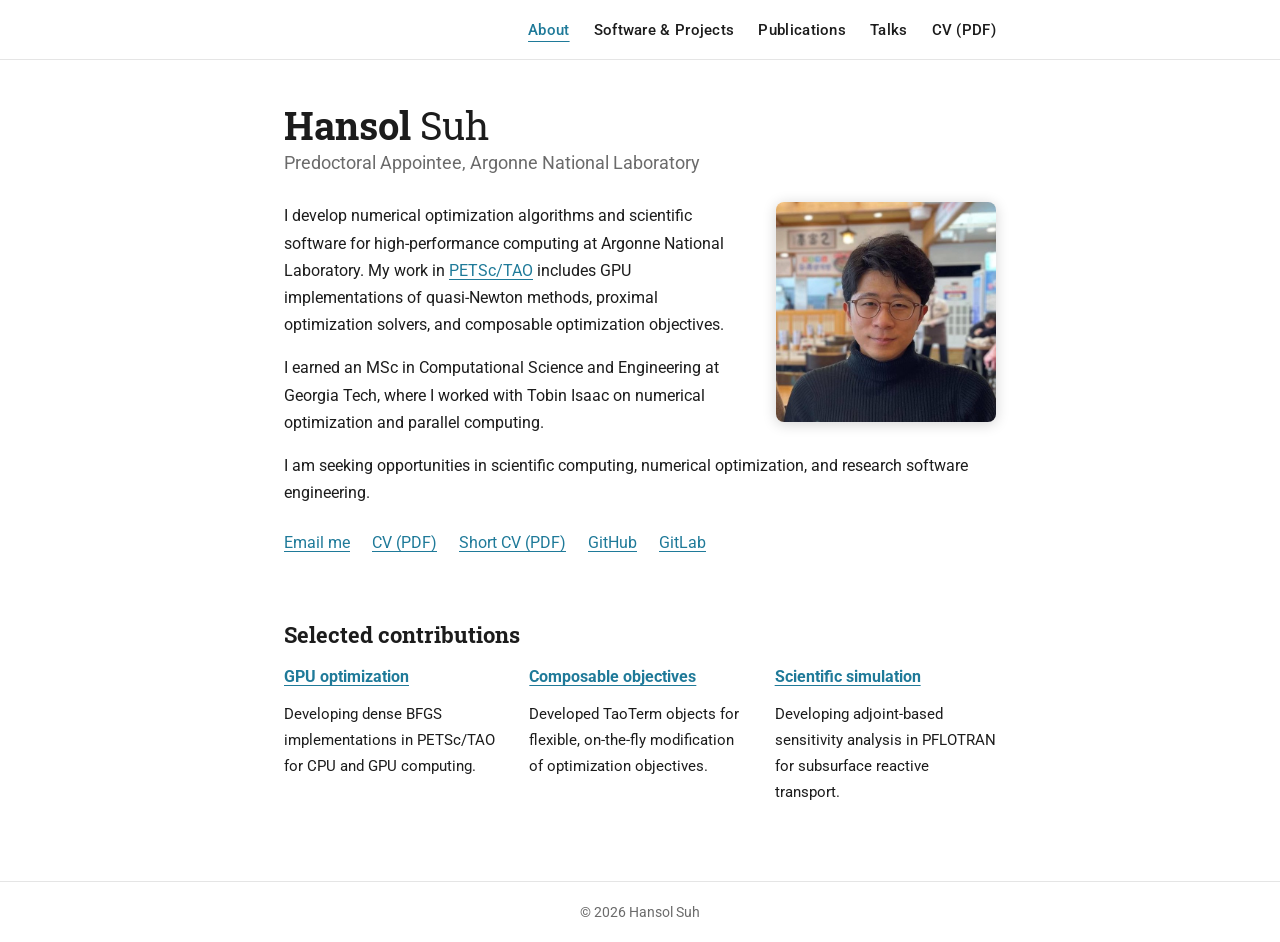
<file: index.html>
<!DOCTYPE html>

<html lang="en">

  <head>
    <meta charset="utf-8" />
    <meta http-equiv="x-ua-compatible" content="ie=edge" />
    <meta name="viewport" content="width=device-width, initial-scale=1" />

    <title>Hansol Suh</title>
    <meta name="description" content="Hansol Suh develops numerical optimization algorithms and scientific software for high-performance computing at Argonne National Laboratory." />
    <meta property="og:title" content="Hansol Suh" />
    <meta property="og:description" content="Hansol Suh develops numerical optimization algorithms and scientific software for high-performance computing at Argonne National Laboratory." />
    <meta property="og:type" content="website" />
    <meta property="og:url" content="https://hansolsuh.com/" />
    <meta property="og:image" content="https://hansolsuh.com/assets/img/hansol-suh.jpg" />

    <link rel="icon" type="image/png" href="favicon.png" sizes="32x32" />
    <link rel="stylesheet" href="main.css" />

    <link rel="preconnect" href="https://fonts.googleapis.com" />
    <link rel="preconnect" href="https://fonts.gstatic.com" crossorigin />
    <link href="https://fonts.googleapis.com/css2?family=Roboto:wght@300;400;500;700&family=Roboto+Slab:wght@400;700&display=swap" rel="stylesheet" />

  </head>

  <body>
    <a class="skip-link" href="#main-content">Skip to content</a>
    <nav class="navbar" aria-label="Main navigation">
      <div class="container">
        <a href="index.html" class="active" aria-current="page">About</a>
        <a href="projects.html">Software &amp; Projects</a>
        <a href="publications.html">Publications</a>
        <a href="talks.html">Talks</a>
        <a href="assets/hansol-suh-cv.pdf">CV (PDF)</a>
      </div>
    </nav>

    <main id="main-content">
      <div class="container">
        <header>
          <h1 class="post-title"><span class="fw-bold">Hansol</span> Suh</h1>
          <p class="desc">Predoctoral Appointee, Argonne National Laboratory</p>
        </header>

        <article>
          <div class="profile">
            <img src="assets/img/hansol-suh.jpg" alt="Hansol Suh" width="220" height="220" />
          </div>

          <p>
            I develop numerical optimization algorithms and scientific software
            for high-performance computing at Argonne National Laboratory. My
            work in <a href="https://petsc.org/release/manual/tao/">PETSc/TAO</a>
            includes GPU implementations of quasi-Newton methods, proximal
            optimization solvers, and composable optimization objectives.
          </p>
          <p>
            I earned an MSc in Computational Science and Engineering at
            Georgia Tech, where I worked with Tobin Isaac on numerical
            optimization and parallel computing.
          </p>
          <p>
            I am seeking opportunities in scientific computing, numerical
            optimization, and research software engineering.
          </p>

          <ul class="contact-links" aria-label="Contact and profiles">
            <li><a href="mailto:hansol.suh.123@gmail.com">Email me</a></li>
            <li><a href="assets/hansol-suh-cv.pdf">CV (PDF)</a></li>
            <li><a href="assets/hansol-suh-cv-short.pdf">Short CV (PDF)</a></li>
            <li><a href="https://github.com/hansolsuh">GitHub</a></li>
            <li><a href="https://gitlab.com/hsuh">GitLab</a></li>
          </ul>

          <div class="clearfix"></div>

          <section class="selected-work" aria-labelledby="selected-work-title">
            <h2 id="selected-work-title">Selected contributions</h2>
            <div class="project-grid">
              <div>
                <h3><a href="projects.html#gpu-optimization">GPU optimization</a></h3>
                <p>Developing dense BFGS implementations in PETSc/TAO for CPU and GPU computing.</p>
              </div>
              <div>
                <h3><a href="projects.html#taoterm">Composable objectives</a></h3>
                <p>Developed TaoTerm objects for flexible, on-the-fly modification of optimization objectives.</p>
              </div>
              <div>
                <h3><a href="projects.html#pflotran">Scientific simulation</a></h3>
                <p>Developing adjoint-based sensitivity analysis in PFLOTRAN for subsurface reactive transport.</p>
              </div>
            </div>
          </section>
        </article>
      </div>
    </main>

    <footer class="site-footer">&copy; 2026 Hansol Suh</footer>
  </body>

</html>
</file>
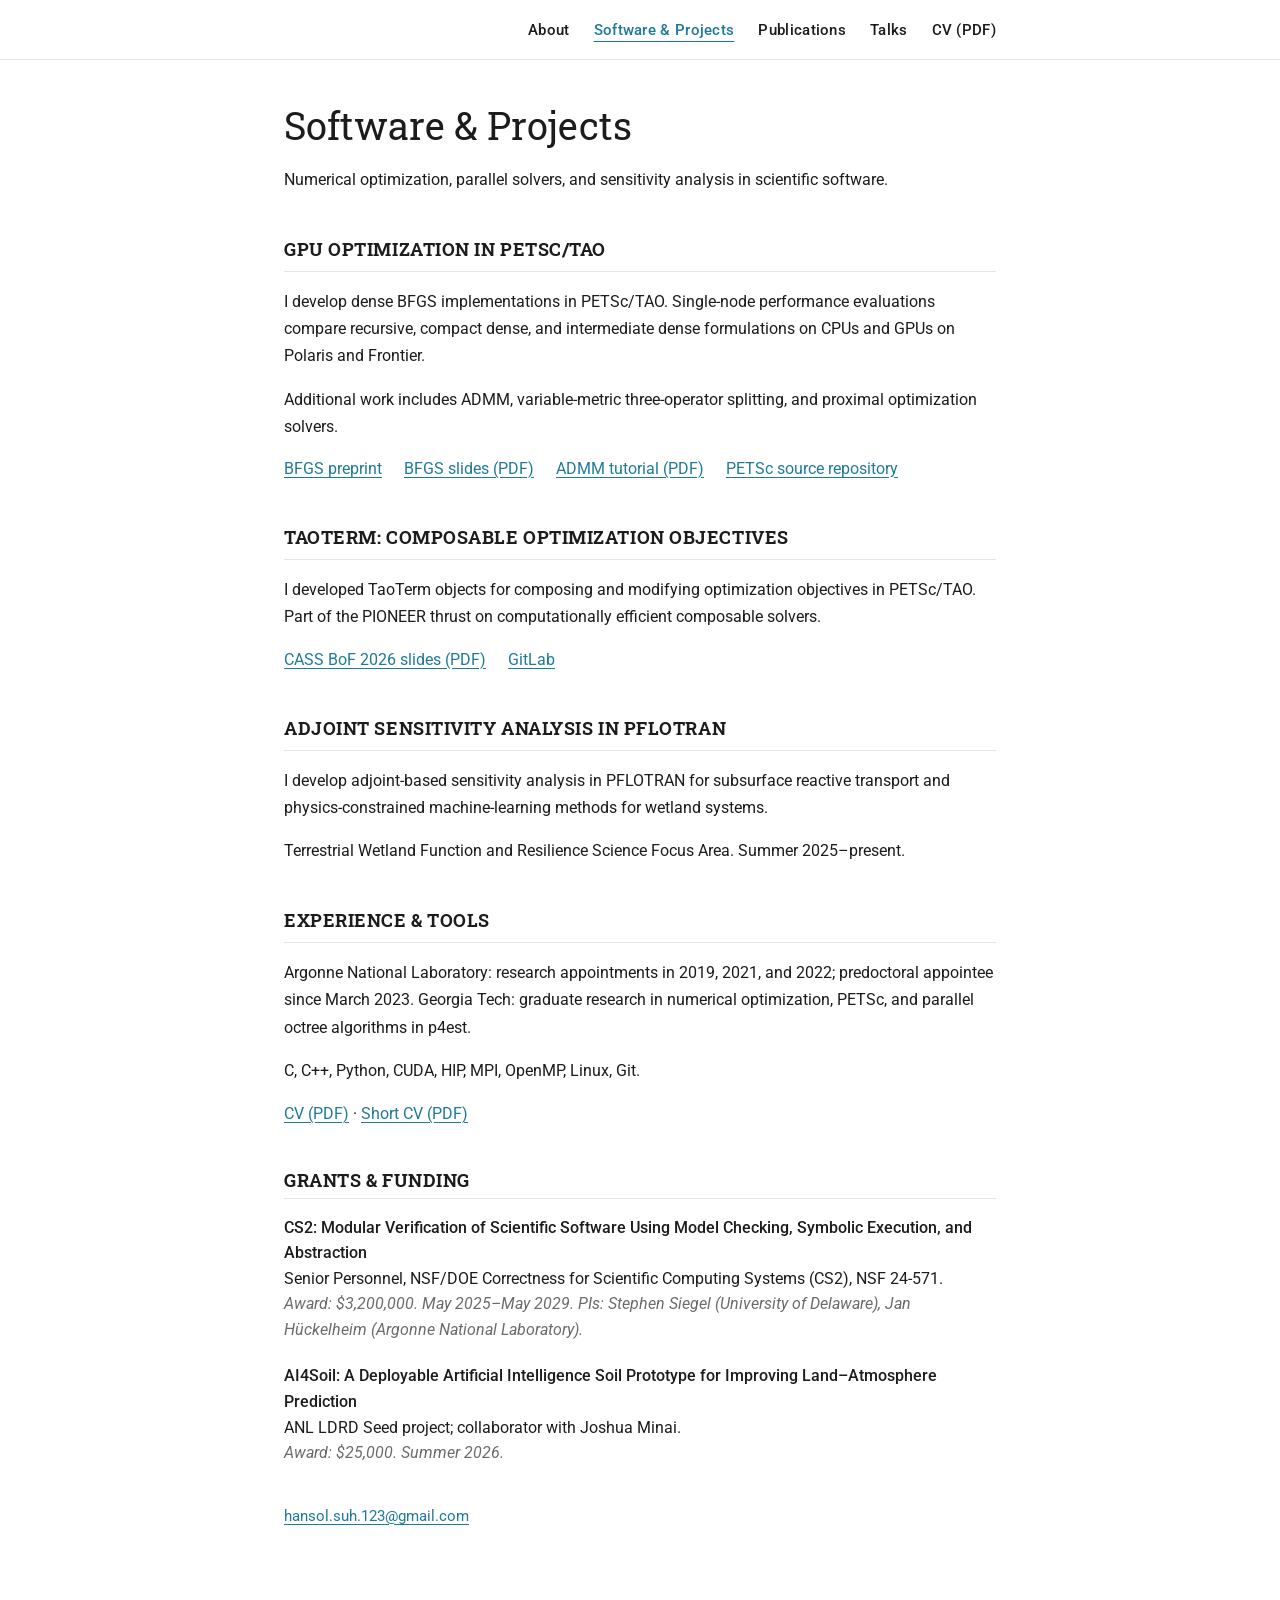
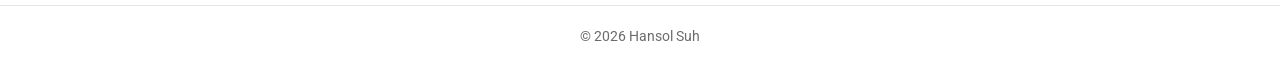
<file: projects.html>
<!DOCTYPE html>

<html lang="en">

  <head>
    <meta charset="utf-8" />
    <meta http-equiv="x-ua-compatible" content="ie=edge" />
    <meta name="viewport" content="width=device-width, initial-scale=1" />

    <title>Software &amp; Projects - Hansol Suh</title>
    <meta name="description" content="Software and research projects by Hansol Suh: GPU optimization in PETSc/TAO, composable objectives, and PFLOTRAN adjoints." />
    <meta property="og:title" content="Software &amp; Projects - Hansol Suh" />
    <meta property="og:description" content="Software and research projects by Hansol Suh: GPU optimization in PETSc/TAO, composable objectives, and PFLOTRAN adjoints." />
    <meta property="og:type" content="website" />
    <meta property="og:url" content="https://hansolsuh.com/projects.html" />
    <meta property="og:image" content="https://hansolsuh.com/assets/img/hansol-suh.jpg" />

    <link rel="icon" type="image/png" href="favicon.png" sizes="32x32" />
    <link rel="stylesheet" href="main.css" />

    <link rel="preconnect" href="https://fonts.googleapis.com" />
    <link rel="preconnect" href="https://fonts.gstatic.com" crossorigin />
    <link href="https://fonts.googleapis.com/css2?family=Roboto:wght@300;400;500;700&family=Roboto+Slab:wght@400;700&display=swap" rel="stylesheet" />
  </head>

  <body>
    <a class="skip-link" href="#main-content">Skip to content</a>
    <nav class="navbar" aria-label="Main navigation">
      <div class="container">
        <a href="index.html">About</a>
        <a href="projects.html" class="active" aria-current="page">Software &amp; Projects</a>
        <a href="publications.html">Publications</a>
        <a href="talks.html">Talks</a>
        <a href="assets/hansol-suh-cv.pdf">CV (PDF)</a>
      </div>
    </nav>

    <main id="main-content">
      <div class="container page">
        <h1 class="post-title">Software &amp; Projects</h1>
        <p class="intro">
          Numerical optimization, parallel solvers, and sensitivity analysis
          in scientific software.
        </p>

        <section id="gpu-optimization" class="project-detail" aria-labelledby="gpu-title">
          <h2 id="gpu-title">GPU optimization in PETSc/TAO</h2>
          <p>I develop dense BFGS implementations in PETSc/TAO. Single-node performance
          evaluations compare recursive, compact dense, and intermediate dense
          formulations on CPUs and GPUs on Polaris and Frontier.</p>
          <p>Additional work includes ADMM, variable-metric three-operator
          splitting, and proximal optimization solvers.</p>
          <ul class="resource-links">
            <li><a href="https://arxiv.org/abs/2608.00196">BFGS preprint</a></li>
            <li><a href="assets/petsc2025_bfgs_slides.pdf">BFGS slides (PDF)</a></li>
            <li><a href="assets/taoadmm.pdf">ADMM tutorial (PDF)</a></li>
            <li><a href="https://gitlab.com/petsc/petsc">PETSc source repository</a></li>
          </ul>
        </section>

        <section id="taoterm" class="project-detail" aria-labelledby="taoterm-title">
          <h2 id="taoterm-title">TaoTerm: composable optimization objectives</h2>
          <p>I developed TaoTerm objects for composing and modifying optimization
          objectives in PETSc/TAO. Part of the PIONEER thrust on computationally
          efficient composable solvers.</p>
          <ul class="resource-links">
            <li><a href="assets/taoterm_2026_bof_cass-4.pdf">CASS BoF 2026 slides (PDF)</a></li>
            <li><a href="https://gitlab.com/hsuh">GitLab</a></li>
          </ul>
        </section>

        <section id="pflotran" class="project-detail" aria-labelledby="pflotran-title">
          <h2 id="pflotran-title">Adjoint sensitivity analysis in PFLOTRAN</h2>
          <p>I develop adjoint-based sensitivity analysis in PFLOTRAN for
          subsurface reactive transport and physics-constrained machine-learning
          methods for wetland systems.</p>
          <p>Terrestrial Wetland Function and Resilience Science Focus Area.
          Summer 2025&ndash;present.</p>
        </section>

        <section class="project-detail" aria-labelledby="experience-title">
          <h2 id="experience-title">Experience &amp; tools</h2>
          <p>Argonne National Laboratory: research appointments in 2019, 2021,
          and 2022; predoctoral appointee since March 2023. Georgia Tech:
          graduate research in numerical optimization, PETSc, and parallel
          octree algorithms in p4est.</p>
          <p>C, C++, Python, CUDA, HIP, MPI, OpenMP, Linux, Git.</p>
          <p><a href="assets/hansol-suh-cv.pdf">CV (PDF)</a> &middot; <a href="assets/hansol-suh-cv-short.pdf">Short CV (PDF)</a></p>
        </section>

        <h2>Grants &amp; Funding</h2>
        <ul class="pub-list">
          <li>
            <span class="pub-title">CS2: Modular Verification of Scientific Software Using Model Checking, Symbolic Execution, and Abstraction</span>
            <span class="pub-authors">Senior Personnel, NSF/DOE Correctness for Scientific Computing Systems (CS2), NSF 24-571.</span>
            <span class="pub-venue">Award: $3,200,000. May 2025&ndash;May 2029. PIs: Stephen Siegel (University of Delaware), Jan H&uuml;ckelheim (Argonne National Laboratory).</span>
          </li>
          <li>
            <span class="pub-title">AI4Soil: A Deployable Artificial Intelligence Soil Prototype for Improving Land&ndash;Atmosphere Prediction</span>
            <span class="pub-authors">ANL LDRD Seed project; collaborator with Joshua Minai.</span>
            <span class="pub-venue">Award: $25,000. Summer 2026.</span>
          </li>
        </ul>

        <p class="page-note">
          <a href="mailto:hansol.suh.123@gmail.com">hansol.suh.123@gmail.com</a>
        </p>
      </div>
    </main>

    <footer class="site-footer">&copy; 2026 Hansol Suh</footer>
  </body>

</html>
</file>
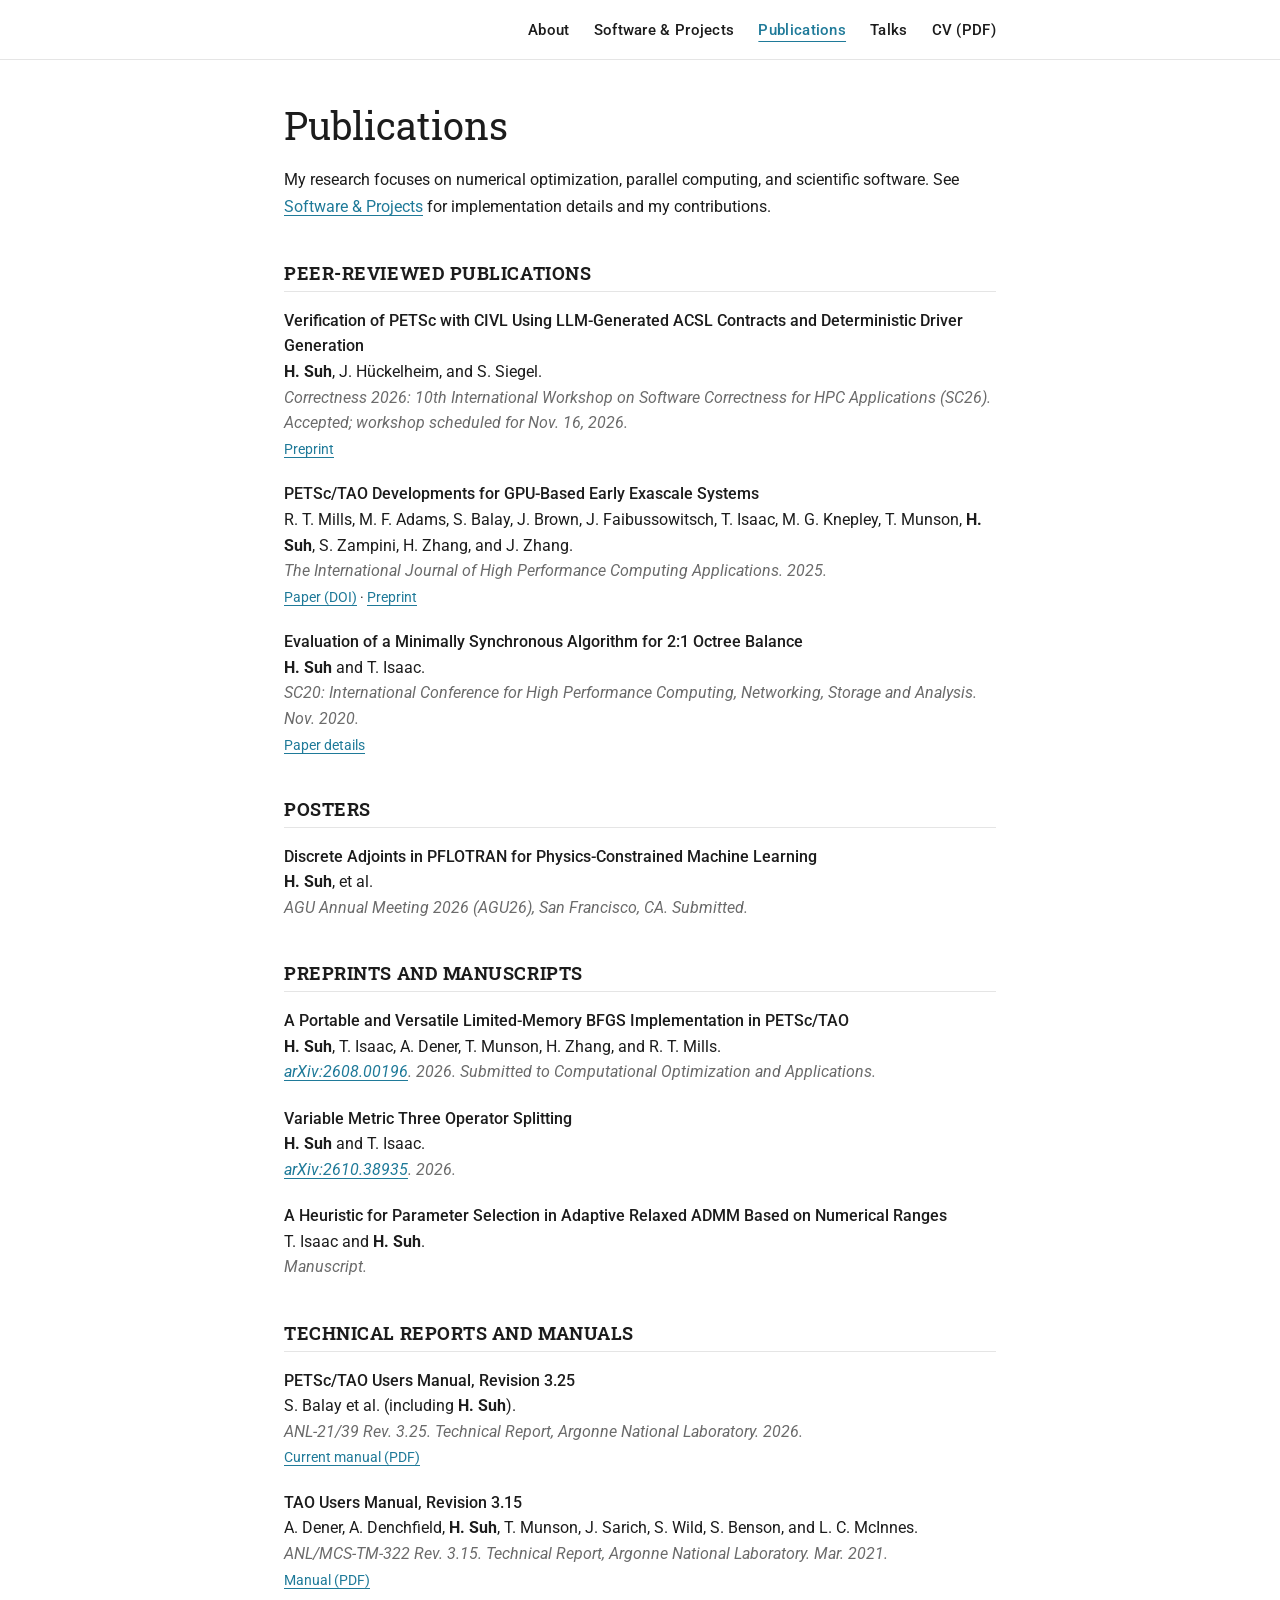
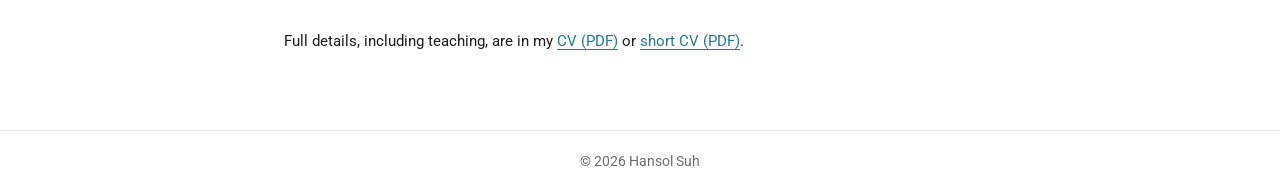
<file: publications.html>
<!DOCTYPE html>

<html lang="en">

  <head>
    <meta charset="utf-8" />
    <meta http-equiv="x-ua-compatible" content="ie=edge" />
    <meta name="viewport" content="width=device-width, initial-scale=1" />

    <title>Publications - Hansol Suh</title>
    <meta name="description" content="Publications, preprints, and technical manuals by Hansol Suh on numerical optimization, scientific software, and high-performance computing." />
    <meta property="og:title" content="Publications - Hansol Suh" />
    <meta property="og:description" content="Publications, preprints, and technical manuals by Hansol Suh on numerical optimization, scientific software, and high-performance computing." />
    <meta property="og:type" content="website" />
    <meta property="og:url" content="https://hansolsuh.com/publications.html" />
    <meta property="og:image" content="https://hansolsuh.com/assets/img/hansol-suh.jpg" />

    <link rel="icon" type="image/png" href="favicon.png" sizes="32x32" />
    <link rel="stylesheet" href="main.css" />

    <link rel="preconnect" href="https://fonts.googleapis.com" />
    <link rel="preconnect" href="https://fonts.gstatic.com" crossorigin />
    <link href="https://fonts.googleapis.com/css2?family=Roboto:wght@300;400;500;700&family=Roboto+Slab:wght@400;700&display=swap" rel="stylesheet" />

  </head>

  <body>
    <a class="skip-link" href="#main-content">Skip to content</a>
    <nav class="navbar" aria-label="Main navigation">
      <div class="container">
        <a href="index.html">About</a>
        <a href="projects.html">Software &amp; Projects</a>
        <a href="publications.html" class="active" aria-current="page">Publications</a>
        <a href="talks.html">Talks</a>
        <a href="assets/hansol-suh-cv.pdf">CV (PDF)</a>
      </div>
    </nav>

    <main id="main-content">
      <div class="container page">
        <h1 class="post-title">Publications</h1>

        <p class="intro">
          My research focuses on numerical optimization, parallel computing,
          and scientific software. See <a href="projects.html">Software &amp; Projects</a>
          for implementation details and my contributions.
        </p>

        <h2>Peer-Reviewed Publications</h2>
        <ul class="pub-list">
          <li>
            <span class="pub-title">Verification of PETSc with CIVL Using LLM-Generated ACSL Contracts and Deterministic Driver Generation</span>
            <span class="pub-authors"><strong>H. Suh</strong>, J. H&uuml;ckelheim, and S. Siegel.</span>
            <span class="pub-venue">Correctness 2026: 10th International Workshop on Software Correctness for HPC Applications (SC26). Accepted; workshop scheduled for Nov. 16, 2026.</span>
            <span class="pub-links"><a href="https://arxiv.org/abs/2609.31687">Preprint</a></span>
          </li>
          <li>
            <span class="pub-title">PETSc/TAO Developments for GPU-Based Early Exascale Systems</span>
            <span class="pub-authors">R. T. Mills, M. F. Adams, S. Balay, J. Brown, J. Faibussowitsch, T. Isaac, M. G. Knepley, T. Munson, <strong>H. Suh</strong>, S. Zampini, H. Zhang, and J. Zhang.</span>
            <span class="pub-venue">The International Journal of High Performance Computing Applications. 2025.</span>
            <span class="pub-links"><a href="https://doi.org/10.1177/10943420241303710">Paper (DOI)</a> · <a href="https://arxiv.org/abs/2406.08646">Preprint</a></span>
          </li>
          <li>
            <span class="pub-title">Evaluation of a Minimally Synchronous Algorithm for 2:1 Octree Balance</span>
            <span class="pub-authors"><strong>H. Suh</strong> and T. Isaac.</span>
            <span class="pub-venue">SC20: International Conference for High Performance Computing, Networking, Storage and Analysis. Nov. 2020.</span>
            <span class="pub-links"><a href="https://sc20.supercomputing.org/proceedings/tech_paper/tech_paper_pages/pap354.html">Paper details</a></span>
          </li>
        </ul>

        <h2>Posters</h2>
        <ul class="pub-list">
          <li>
            <span class="pub-title">Discrete Adjoints in PFLOTRAN for Physics-Constrained Machine Learning</span>
            <span class="pub-authors"><strong>H. Suh</strong>, et al.</span>
            <span class="pub-venue">AGU Annual Meeting 2026 (AGU26), San Francisco, CA. Submitted.</span>
          </li>
        </ul>

        <h2>Preprints and Manuscripts</h2>
        <ul class="pub-list">
          <li>
            <span class="pub-title">A Portable and Versatile Limited-Memory BFGS Implementation in PETSc/TAO</span>
            <span class="pub-authors"><strong>H. Suh</strong>, T. Isaac, A. Dener, T. Munson, H. Zhang, and R. T. Mills.</span>
            <span class="pub-venue"><a href="https://arxiv.org/abs/2608.00196">arXiv:2608.00196</a>. 2026. Submitted to <em>Computational Optimization and Applications</em>.</span>
          </li>
          <li>
            <span class="pub-title">Variable Metric Three Operator Splitting</span>
            <span class="pub-authors"><strong>H. Suh</strong> and T. Isaac.</span>
            <span class="pub-venue"><a href="https://arxiv.org/abs/2610.38935">arXiv:2610.38935</a>. 2026.</span>
          </li>
          <li>
            <span class="pub-title">A Heuristic for Parameter Selection in Adaptive Relaxed ADMM Based on Numerical Ranges</span>
            <span class="pub-authors">T. Isaac and <strong>H. Suh</strong>.</span>
            <span class="pub-venue">Manuscript.</span>
          </li>
        </ul>

        <h2>Technical Reports and Manuals</h2>
        <ul class="pub-list">
          <li>
            <span class="pub-title">PETSc/TAO Users Manual, Revision 3.25</span>
            <span class="pub-authors">S. Balay et al. (including <strong>H. Suh</strong>).</span>
            <span class="pub-venue">ANL-21/39 Rev. 3.25. Technical Report, Argonne National Laboratory. 2026.</span>
            <span class="pub-links"><a href="https://petsc.org/release/manual/manual.pdf">Current manual (PDF)</a></span>
          </li>
          <li>
            <span class="pub-title">TAO Users Manual, Revision 3.15</span>
            <span class="pub-authors">A. Dener, A. Denchfield, <strong>H. Suh</strong>, T. Munson, J. Sarich, S. Wild, S. Benson, and L. C. McInnes.</span>
            <span class="pub-venue">ANL/MCS-TM-322 Rev. 3.15. Technical Report, Argonne National Laboratory. Mar. 2021.</span>
            <span class="pub-links"><a href="https://publications.anl.gov/anlpubs/2021/08/170066.pdf">Manual (PDF)</a></span>
          </li>
        </ul>

        <p class="page-note">
          Full details, including teaching, are in my
          <a href="assets/hansol-suh-cv.pdf">CV (PDF)</a>
          or <a href="assets/hansol-suh-cv-short.pdf">short CV (PDF)</a>.
        </p>
      </div>
    </main>

    <footer class="site-footer">&copy; 2026 Hansol Suh</footer>
  </body>

</html>
</file>
<file: main.css>
:root {
    --text-color: #1c1c1c;
    --text-color-light: #6b6b6b;
    --bg-color: #ffffff;
    --theme-color: #1f7a99;
    --divider-color: rgba(0, 0, 0, 0.1);
    --nav-height: 60px;
}

* {
    box-sizing: border-box;
}

html {
    font-family: 'Roboto', sans-serif;
    font-weight: 400;
}

body {
    margin: 0;
    background: var(--bg-color);
    color: var(--text-color);
}

a {
    text-decoration: none;
    color: var(--theme-color);
}

a:hover {
    text-decoration: underline;
}

/* ---- Nav bar ---- */

.navbar {
    position: fixed;
    top: 0;
    left: 0;
    right: 0;
    height: var(--nav-height);
    background: var(--bg-color);
    border-bottom: 1px solid var(--divider-color);
    z-index: 1000;
    display: flex;
    align-items: center;
}

.navbar .container {
    max-width: 760px;
    margin: 0 auto;
    width: 100%;
    display: flex;
    justify-content: flex-end;
    gap: 24px;
    padding: 0 24px;
}

.navbar a {
    margin-left: 0;
    white-space: nowrap;
    color: var(--text-color);
    font-weight: 500;
    font-size: 0.95rem;
    letter-spacing: 0.02em;
}

.navbar a.active,
.navbar a:hover {
    color: var(--theme-color);
    text-decoration: none;
}

/* ---- Page container ---- */

.container {
    max-width: 760px;
    margin: 0 auto;
    padding: 0 24px;
}

main {
    padding-top: calc(var(--nav-height) + 40px);
    padding-bottom: 60px;
    min-height: calc(100vh - 140px);
}

/* ---- Post header (name + tagline) ---- */

.post-title {
    font-family: 'Roboto Slab', serif;
    font-weight: 400;
    font-size: 2.4rem;
    margin: 0 0 2px;
}

.post-title .fw-bold {
    font-weight: 700;
}

.desc {
    color: var(--text-color-light);
    font-size: 1.15rem;
    margin: 0 0 1.6em;
}

/* ---- Profile photo + bio ---- */

.profile {
    float: right;
    width: 220px;
    margin: 0 0 1.5em 2.2em;
}

.profile img {
    width: 100%;
    height: auto;
    border-radius: 8px;
    box-shadow: 0 2px 14px rgba(0, 0, 0, 0.18);
}

article p {
    margin: 0 0 1em;
    line-height: 1.7;
}

.clearfix {
    clear: both;
}

/* ---- Contact and resource links ---- */

.contact-links,
.resource-links {
    list-style: none;
    padding: 0;
    display: flex;
    flex-wrap: wrap;
    gap: 12px 22px;
    line-height: 1.6;
}

.contact-links {
    margin: 1.5em 0;
}

a:focus-visible {
    outline: 2px solid var(--theme-color);
    outline-offset: 4px;
    border-radius: 2px;
}

main a {
    text-decoration: underline;
    text-underline-offset: 3px;
}

.skip-link {
    position: fixed;
    top: -100px;
    left: 16px;
    padding: 12px;
    background: white;
    z-index: 1100;
}

.skip-link:focus {
    top: 8px;
}

.navbar a.active {
    text-decoration: underline;
    text-underline-offset: 6px;
}

.selected-work {
    margin-top: 2.5em;
}

.selected-work h2 {
    font-family: 'Roboto Slab', serif;
    font-size: 1.4rem;
}

.project-grid {
    display: grid;
    grid-template-columns: repeat(3, minmax(0, 1fr));
    gap: 24px;
}

.project-grid h3 {
    font-size: 1rem;
    margin-top: 0;
}

.project-grid p {
    font-size: 0.95rem;
}

.project-detail {
    scroll-margin-top: calc(var(--nav-height) + 24px);
    line-height: 1.7;
}

.page-note {
    margin-top: 2.5em;
    font-size: 0.95rem;
    line-height: 1.7;
}

@media (max-width: 600px) {
    :root {
        --nav-height: 96px;
    }
    .navbar .container {
        flex-wrap: wrap;
        justify-content: center;
        gap: 12px 18px;
        padding: 12px 16px;
    }
    .navbar a {
        font-size: 0.9rem;
    }
    .project-grid {
        grid-template-columns: 1fr;
        gap: 12px;
    }
    .profile {
        float: none;
        width: 160px;
        margin: 0 auto 1.5em;
        display: block;
    }
    .post-title {
        font-size: 2rem;
    }
}

/* ---- Footer ---- */

footer.site-footer {
    border-top: 1px solid var(--divider-color);
    padding: 22px 24px;
    text-align: center;
    color: var(--text-color-light);
    font-size: 0.85rem;
}

/* ---- Publications page ---- */

.page h2 {
    font-family: 'Roboto Slab', serif;
    font-size: 1.15rem;
    font-weight: 700;
    text-transform: uppercase;
    letter-spacing: 0.03em;
    color: var(--text-color);
    border-bottom: 1px solid var(--divider-color);
    padding-bottom: 6px;
    margin-top: 2.2em;
}

.intro {
    line-height: 1.7;
    margin-bottom: 1.5em;
}

.pub-list {
    list-style: none;
    padding: 0;
    margin: 1em 0;
}

.pub-list li {
    margin-bottom: 1.3em;
    line-height: 1.6;
}

.pub-title {
    font-weight: 500;
    display: block;
}

.pub-authors {
    display: block;
}

.pub-venue {
    display: block;
    color: var(--text-color-light);
    font-style: italic;
}

.pub-links {
    display: block;
    margin-top: 3px;
    font-size: 0.85rem;
    font-style: normal;
}
</file>
